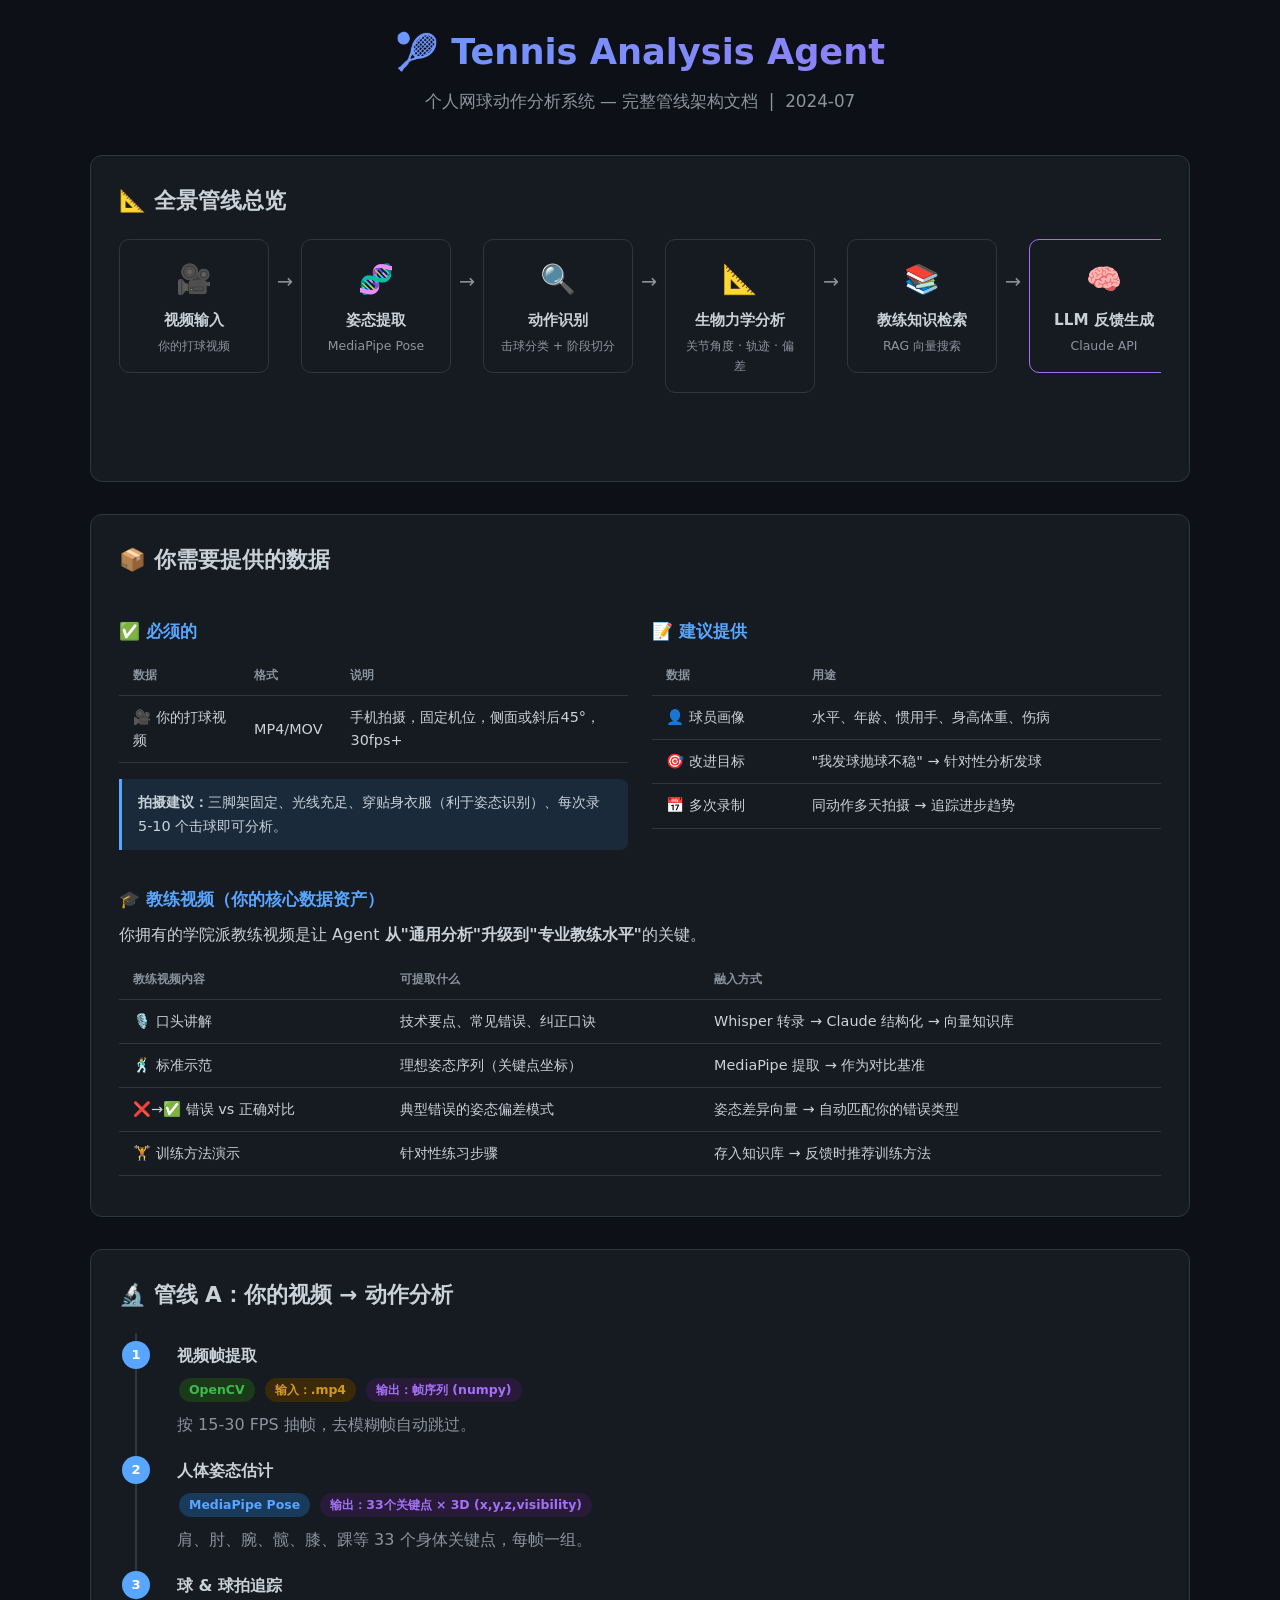
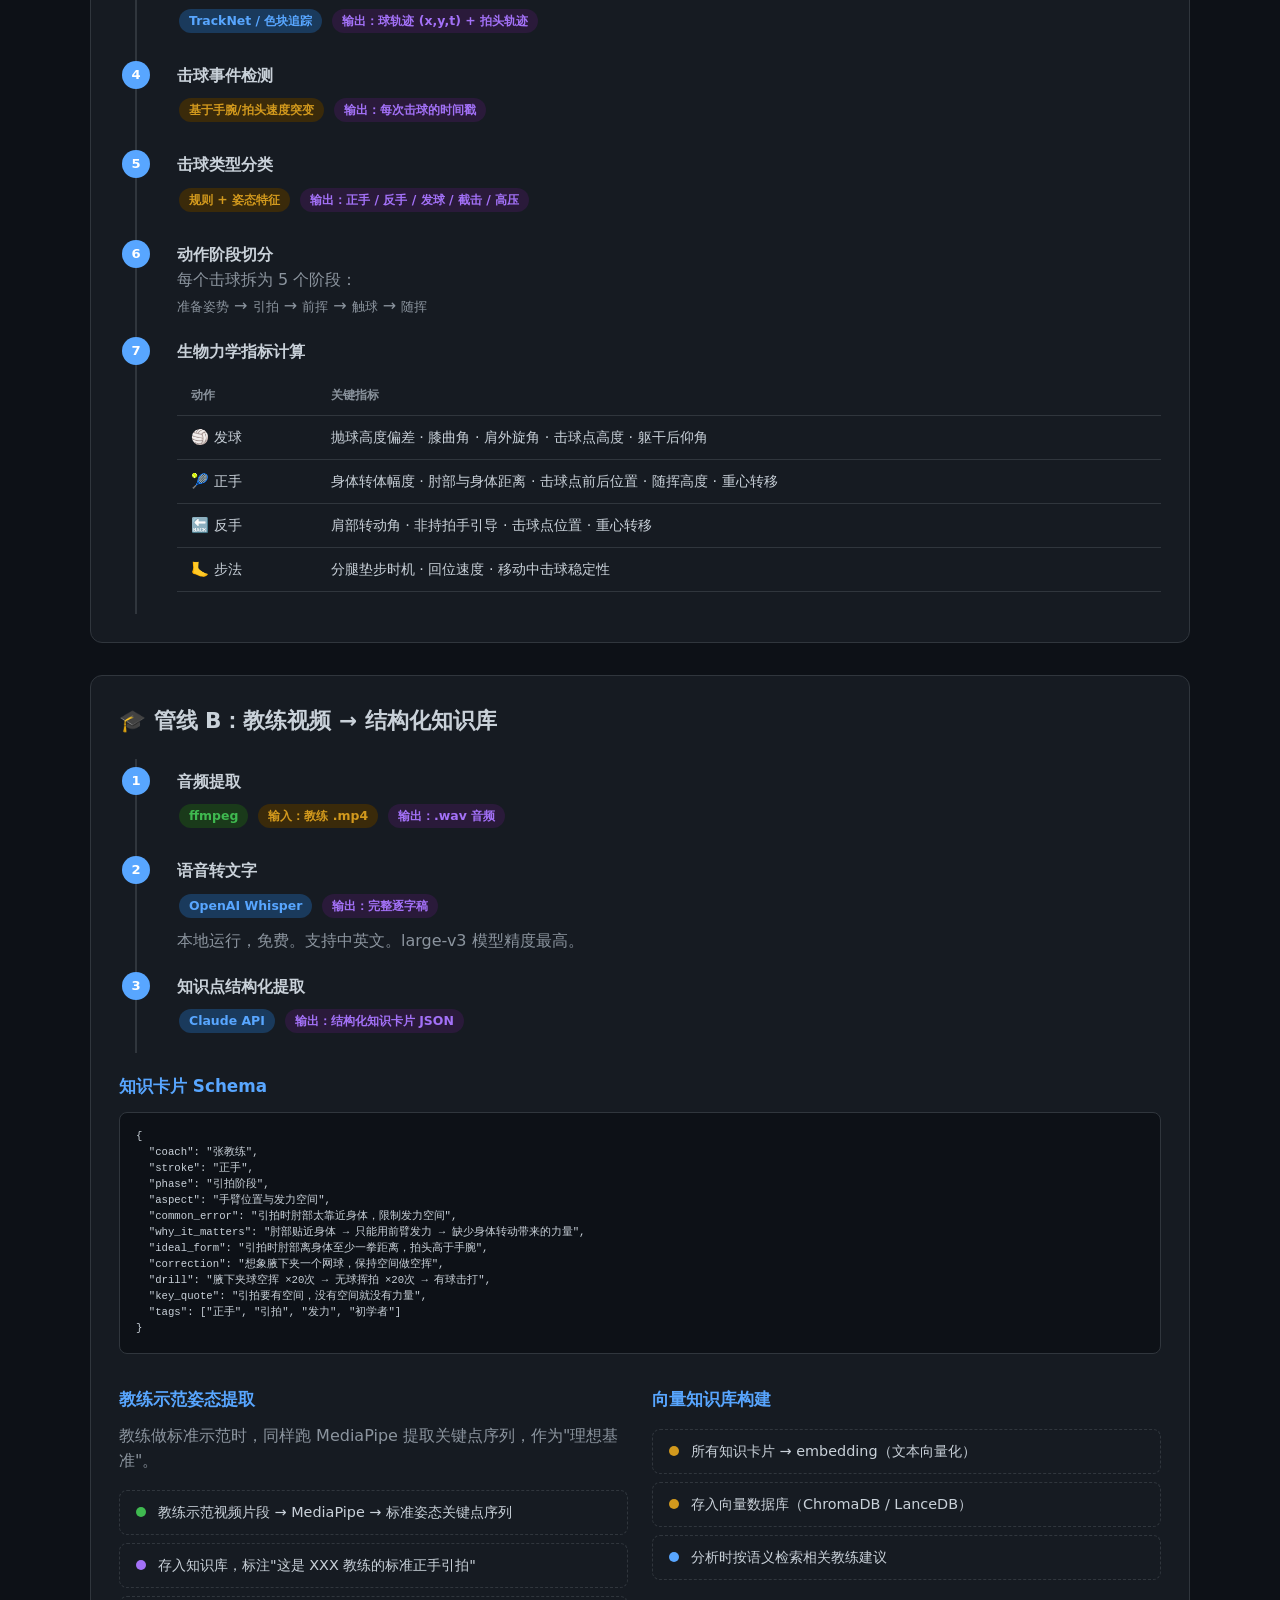
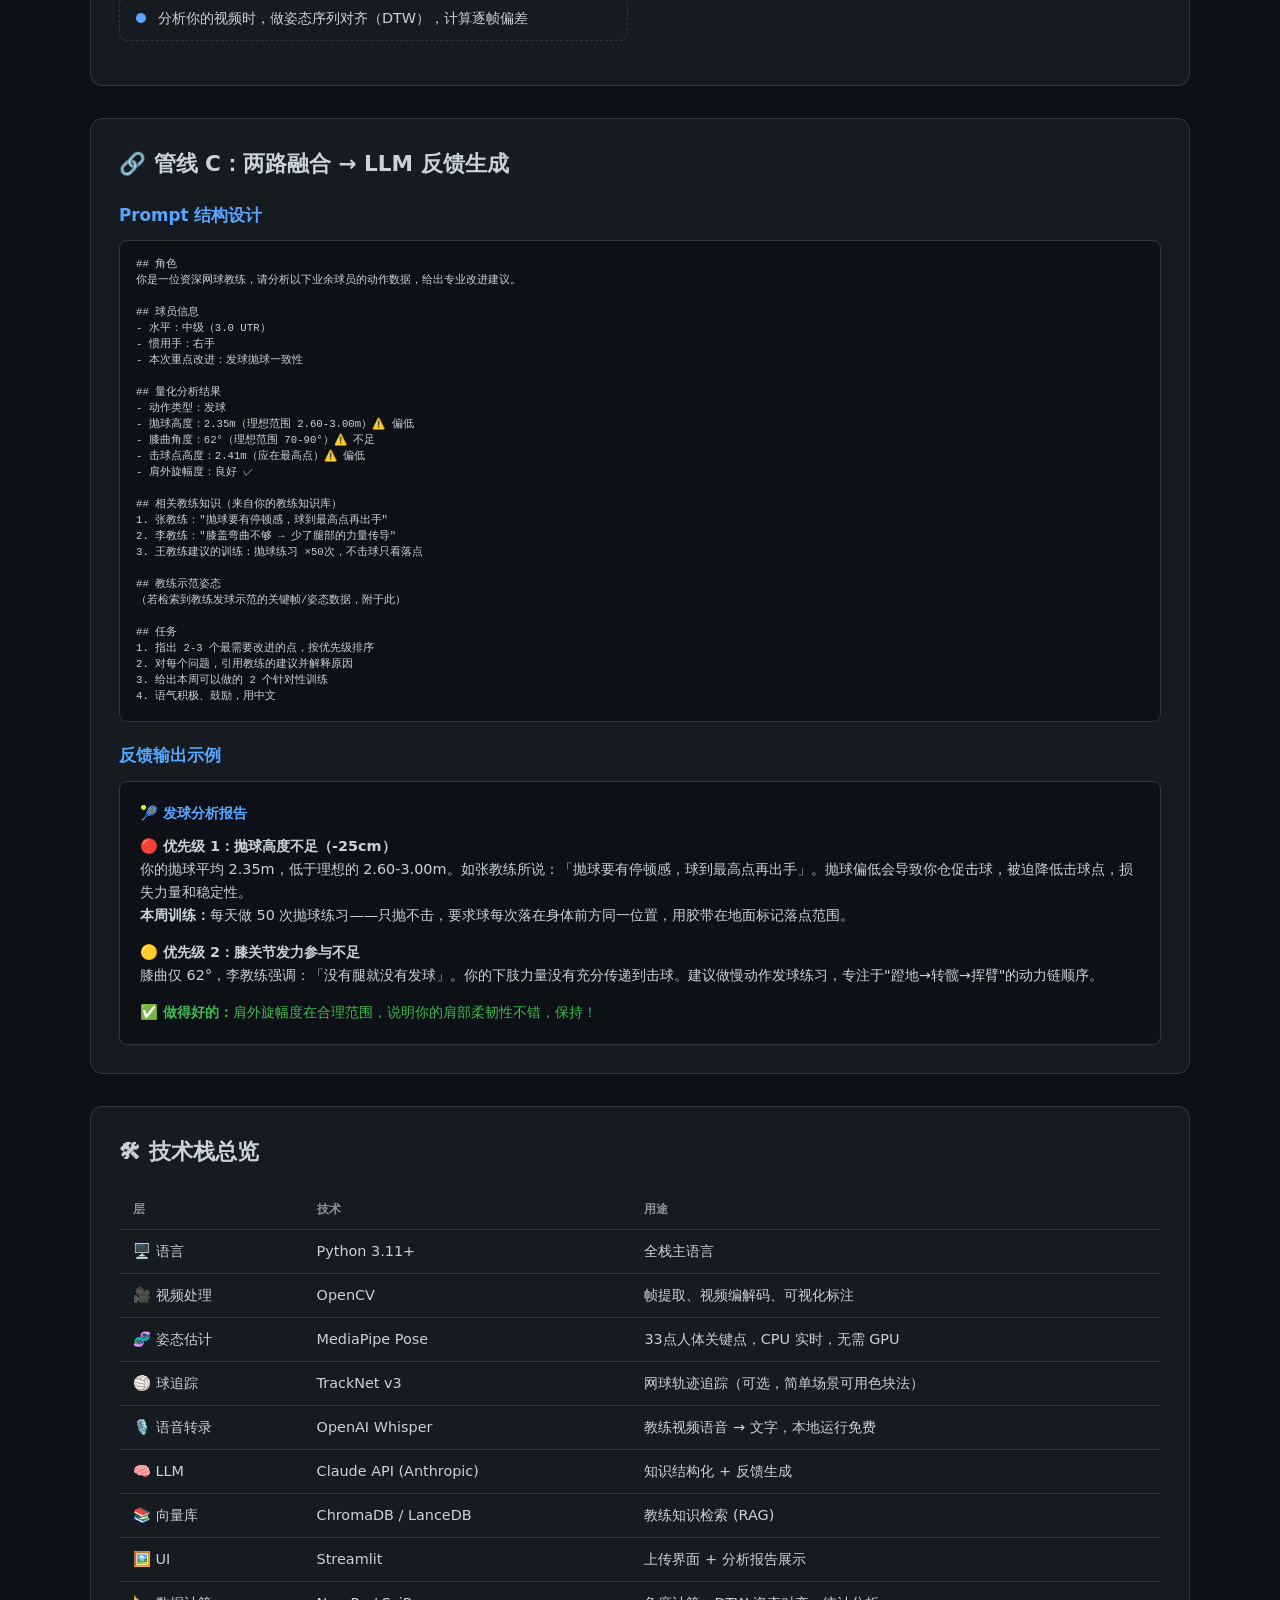
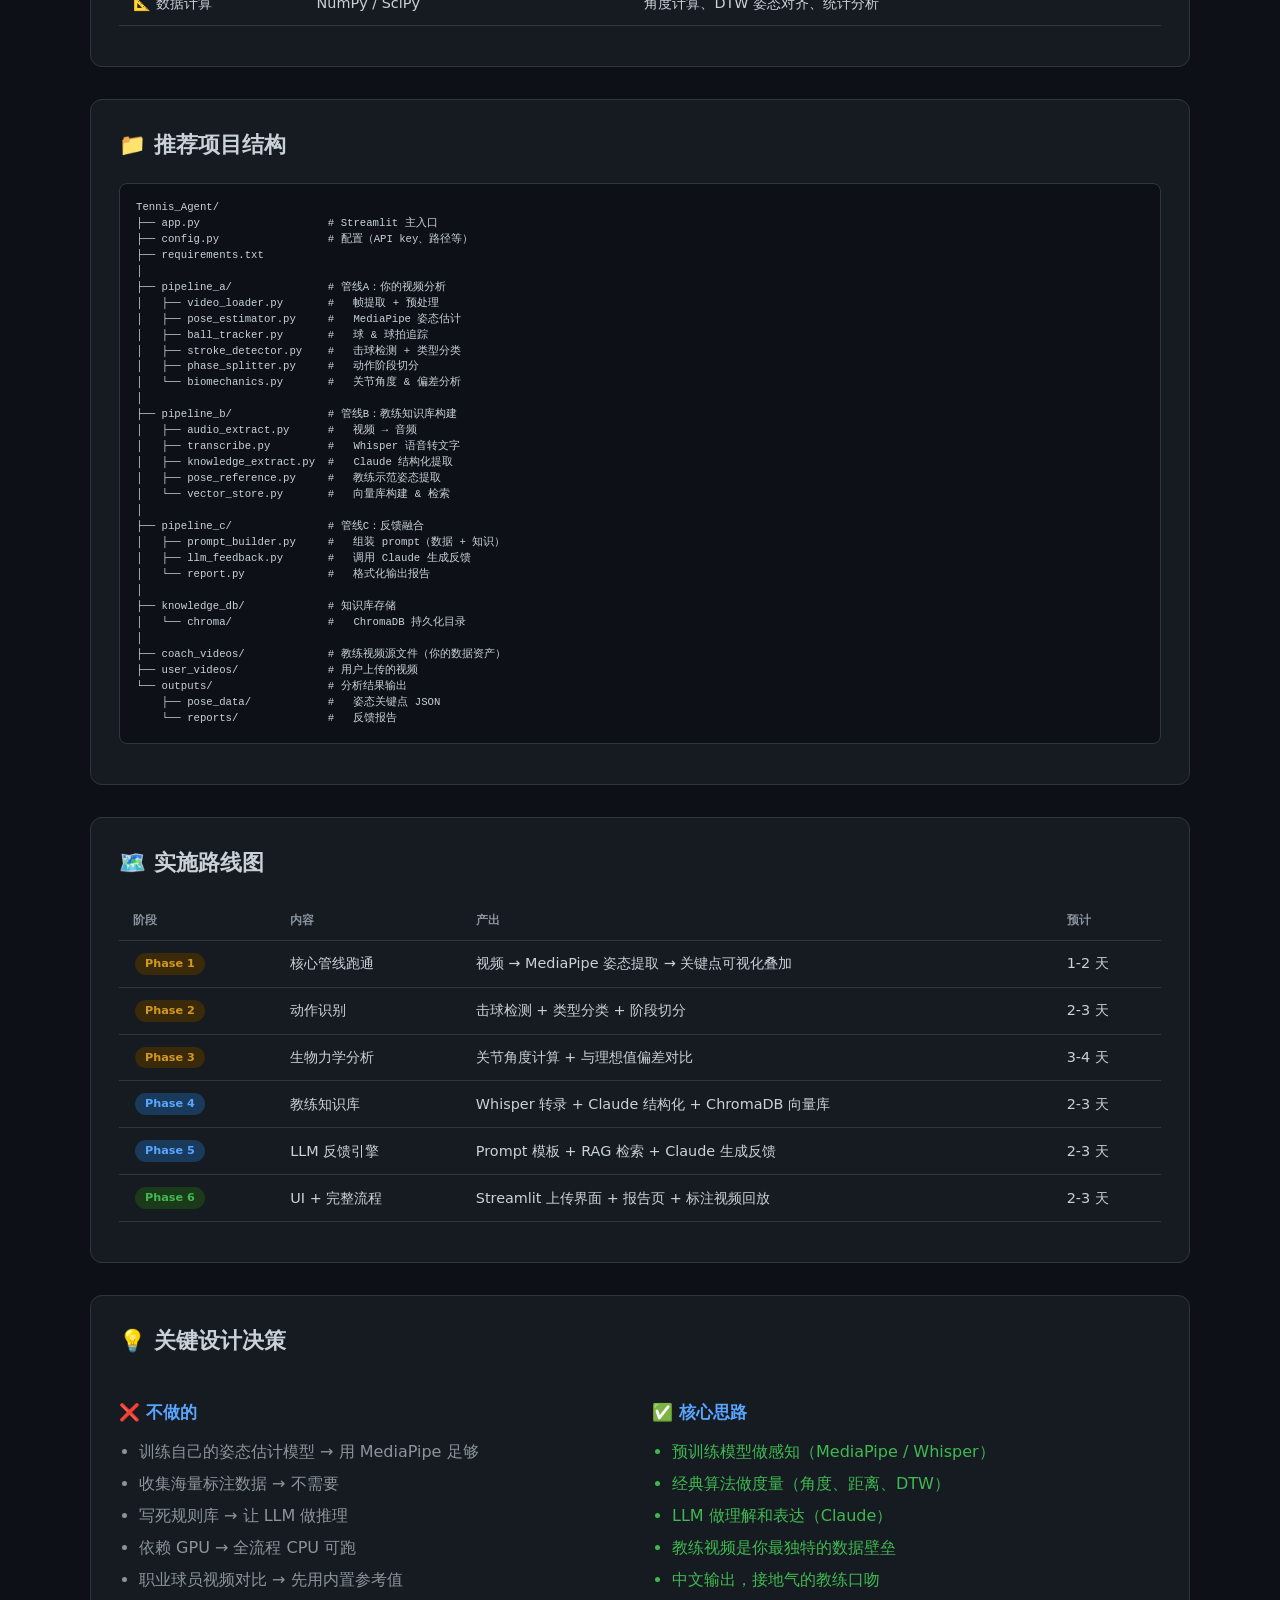
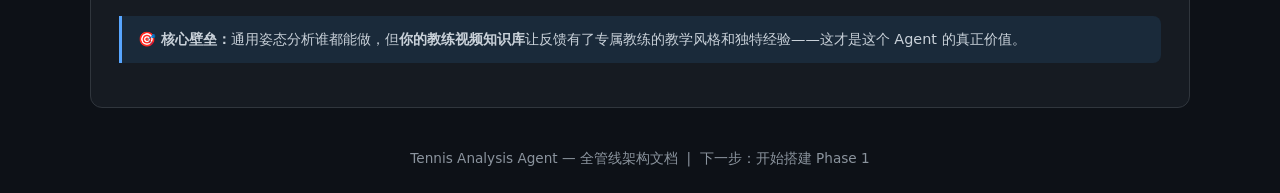
<file: pipeline.html>
<!DOCTYPE html>
<html lang="zh-CN">
<head>
<meta charset="UTF-8">
<meta name="viewport" content="width=device-width, initial-scale=1.0">
<title>🎾 Tennis Analysis Agent — 全管线架构</title>
<style>
  :root {
    --bg: #0d1117;
    --card: #161b22;
    --border: #30363d;
    --text: #c9d1d9;
    --muted: #8b949e;
    --accent: #58a6ff;
    --green: #3fb950;
    --orange: #d2991d;
    --purple: #a371f7;
    --red: #f85149;
    --pink: #db61a2;
  }
  * { margin: 0; padding: 0; box-sizing: border-box; }
  body {
    font-family: -apple-system, BlinkMacSystemFont, 'Segoe UI', system-ui, sans-serif;
    background: var(--bg);
    color: var(--text);
    line-height: 1.6;
    padding: 24px;
  }
  .container { max-width: 1100px; margin: 0 auto; }
  h1 {
    text-align: center;
    font-size: 2.2em;
    margin-bottom: 8px;
    background: linear-gradient(135deg, #58a6ff, #a371f7);
    -webkit-background-clip: text;
    -webkit-text-fill-color: transparent;
  }
  .subtitle { text-align: center; color: var(--muted); margin-bottom: 40px; font-size: 1.05em; }

  /* Pipeline Row */
  .pipeline-row {
    display: flex;
    align-items: flex-start;
    gap: 0;
    margin-bottom: 48px;
    overflow-x: auto;
    padding-bottom: 12px;
  }
  .stage {
    flex: 1;
    min-width: 150px;
    background: var(--card);
    border: 1px solid var(--border);
    border-radius: 10px;
    padding: 16px;
    text-align: center;
    position: relative;
  }
  .stage .icon { font-size: 1.8em; margin-bottom: 6px; }
  .stage .title { font-weight: 700; font-size: 0.95em; margin-bottom: 4px; }
  .stage .tech { font-size: 0.78em; color: var(--muted); }
  .arrow {
    display: flex; align-items: center; justify-content: center;
    min-width: 32px; font-size: 1.2em; color: var(--muted); flex-shrink: 0;
    padding-top: 28px;
  }

  /* Section */
  .section {
    background: var(--card);
    border: 1px solid var(--border);
    border-radius: 12px;
    padding: 28px;
    margin-bottom: 32px;
  }
  .section h2 {
    font-size: 1.35em;
    margin-bottom: 20px;
    display: flex; align-items: center; gap: 10px;
  }
  .section h3 {
    font-size: 1.05em;
    margin: 20px 0 10px;
    color: var(--accent);
  }

  /* Two-column */
  .two-col { display: grid; grid-template-columns: 1fr 1fr; gap: 24px; }
  @media (max-width: 720px) { .two-col { grid-template-columns: 1fr; } }

  /* Tags */
  .tag {
    display: inline-block;
    padding: 2px 10px; border-radius: 20px;
    font-size: 0.78em; font-weight: 600;
    margin: 2px;
  }
  .tag-model { background: #1a3a5c; color: var(--accent); }
  .tag-lib { background: #1a3a1a; color: var(--green); }
  .tag-data { background: #3a2a0a; color: var(--orange); }
  .tag-output { background: #2a1a3a; color: var(--purple); }
  .tag-user { background: #3a1a2a; color: var(--pink); }

  /* Data flow diagram */
  .data-flow {
    display: flex; flex-direction: column; gap: 8px;
    margin: 16px 0;
  }
  .data-flow .node {
    display: flex; align-items: center; gap: 12px;
    padding: 10px 16px; border-radius: 8px;
    border: 1px dashed var(--border);
    font-size: 0.9em;
  }
  .data-flow .node .dot {
    width: 10px; height: 10px; border-radius: 50%; flex-shrink: 0;
  }

  /* Code */
  pre {
    background: #0d1117; border: 1px solid var(--border); border-radius: 8px;
    padding: 16px; overflow-x: auto; font-size: 0.82em; line-height: 1.5;
    margin: 12px 0;
  }

  /* Table */
  table { width: 100%; border-collapse: collapse; margin: 12px 0; font-size: 0.9em; }
  th, td { padding: 10px 14px; text-align: left; border-bottom: 1px solid var(--border); }
  th { color: var(--muted); font-weight: 600; font-size: 0.82em; text-transform: uppercase; }
  td .highlight { color: var(--accent); font-weight: 600; }

  /* Steps */
  .steps { counter-reset: step; list-style: none; }
  .steps li {
    counter-increment: step;
    padding: 10px 0 10px 40px;
    position: relative;
    border-left: 2px solid var(--border);
    margin-left: 16px;
  }
  .steps li::before {
    content: counter(step);
    position: absolute; left: -15px; top: 8px;
    width: 28px; height: 28px;
    background: var(--accent); color: #fff;
    border-radius: 50%; text-align: center; line-height: 28px;
    font-size: 0.82em; font-weight: 700;
  }

  hr { border: none; border-top: 1px solid var(--border); margin: 24px 0; }

  .badge-row { display: flex; flex-wrap: wrap; gap: 6px; margin: 8px 0; }
  .note {
    background: #1a2a3a; border-left: 3px solid var(--accent);
    padding: 12px 16px; border-radius: 0 8px 8px 0; margin: 16px 0; font-size: 0.9em;
  }
</style>
</head>
<body>
<div class="container">

<h1>🎾 Tennis Analysis Agent</h1>
<p class="subtitle">个人网球动作分析系统 — 完整管线架构文档 &nbsp;|&nbsp; 2024-07</p>

<!-- ====== OVERVIEW PIPELINE ====== -->
<div class="section">
  <h2>📐 全景管线总览</h2>
  <div class="pipeline-row">
    <div class="stage">
      <div class="icon">🎥</div>
      <div class="title">视频输入</div>
      <div class="tech">你的打球视频</div>
    </div>
    <div class="arrow">→</div>
    <div class="stage">
      <div class="icon">🧬</div>
      <div class="title">姿态提取</div>
      <div class="tech">MediaPipe Pose</div>
    </div>
    <div class="arrow">→</div>
    <div class="stage">
      <div class="icon">🔍</div>
      <div class="title">动作识别</div>
      <div class="tech">击球分类 + 阶段切分</div>
    </div>
    <div class="arrow">→</div>
    <div class="stage">
      <div class="icon">📐</div>
      <div class="title">生物力学分析</div>
      <div class="tech">关节角度 · 轨迹 · 偏差</div>
    </div>
    <div class="arrow">→</div>
    <div class="stage">
      <div class="icon">📚</div>
      <div class="title">教练知识检索</div>
      <div class="tech">RAG 向量搜索</div>
    </div>
    <div class="arrow">→</div>
    <div class="stage" style="border-color: var(--purple);">
      <div class="icon">🧠</div>
      <div class="title">LLM 反馈生成</div>
      <div class="tech">Claude API</div>
    </div>
    <div class="arrow">→</div>
    <div class="stage" style="border-color: var(--green);">
      <div class="icon">📊</div>
      <div class="title">报告输出</div>
      <div class="tech">文本 + 可视化标注</div>
    </div>
  </div>
</div>

<!-- ====== WHAT YOU NEED ====== -->
<div class="section">
  <h2>📦 你需要提供的数据</h2>

  <div class="two-col">
    <div>
      <h3>✅ 必须的</h3>
      <table>
        <tr><th>数据</th><th>格式</th><th>说明</th></tr>
        <tr><td>🎥 你的打球视频</td><td>MP4/MOV</td><td>手机拍摄，固定机位，侧面或斜后45°，30fps+</td></tr>
      </table>
      <div class="note">
        <strong>拍摄建议：</strong>三脚架固定、光线充足、穿贴身衣服（利于姿态识别）、每次录 5-10 个击球即可分析。
      </div>
    </div>
    <div>
      <h3>📝 建议提供</h3>
      <table>
        <tr><th>数据</th><th>用途</th></tr>
        <tr><td>👤 球员画像</td><td>水平、年龄、惯用手、身高体重、伤病</td></tr>
        <tr><td>🎯 改进目标</td><td>"我发球抛球不稳" → 针对性分析发球</td></tr>
        <tr><td>📅 多次录制</td><td>同动作多天拍摄 → 追踪进步趋势</td></tr>
      </table>
    </div>
  </div>

  <h3>🎓 教练视频（你的核心数据资产）</h3>
  <p>你拥有的学院派教练视频是让 Agent <strong>从"通用分析"升级到"专业教练水平"</strong>的关键。</p>
  <table>
    <tr><th>教练视频内容</th><th>可提取什么</th><th>融入方式</th></tr>
    <tr>
      <td>🎙️ 口头讲解</td>
      <td>技术要点、常见错误、纠正口诀</td>
      <td>Whisper 转录 → Claude 结构化 → 向量知识库</td>
    </tr>
    <tr>
      <td>🕺 标准示范</td>
      <td>理想姿态序列（关键点坐标）</td>
      <td>MediaPipe 提取 → 作为对比基准</td>
    </tr>
    <tr>
      <td>❌→✅ 错误 vs 正确对比</td>
      <td>典型错误的姿态偏差模式</td>
      <td>姿态差异向量 → 自动匹配你的错误类型</td>
    </tr>
    <tr>
      <td>🏋️ 训练方法演示</td>
      <td>针对性练习步骤</td>
      <td>存入知识库 → 反馈时推荐训练方法</td>
    </tr>
  </table>
</div>

<!-- ====== PIPELINE A: YOUR VIDEO ====== -->
<div class="section">
  <h2>🔬 管线 A：你的视频 → 动作分析</h2>

  <ol class="steps">
    <li>
      <strong>视频帧提取</strong>
      <div class="badge-row">
        <span class="tag tag-lib">OpenCV</span>
        <span class="tag tag-data">输入：.mp4</span>
        <span class="tag tag-output">输出：帧序列 (numpy)</span>
      </div>
      <p style="margin-top:6px;color:var(--muted)">按 15-30 FPS 抽帧，去模糊帧自动跳过。</p>
    </li>
    <li>
      <strong>人体姿态估计</strong>
      <div class="badge-row">
        <span class="tag tag-model">MediaPipe Pose</span>
        <span class="tag tag-output">输出：33个关键点 × 3D (x,y,z,visibility)</span>
      </div>
      <p style="margin-top:6px;color:var(--muted)">肩、肘、腕、髋、膝、踝等 33 个身体关键点，每帧一组。</p>
    </li>
    <li>
      <strong>球 & 球拍追踪</strong>
      <div class="badge-row">
        <span class="tag tag-model">TrackNet / 色块追踪</span>
        <span class="tag tag-output">输出：球轨迹 (x,y,t) + 拍头轨迹</span>
      </div>
    </li>
    <li>
      <strong>击球事件检测</strong>
      <div class="badge-row">
        <span class="tag tag-data">基于手腕/拍头速度突变</span>
        <span class="tag tag-output">输出：每次击球的时间戳</span>
      </div>
    </li>
    <li>
      <strong>击球类型分类</strong>
      <div class="badge-row">
        <span class="tag tag-data">规则 + 姿态特征</span>
        <span class="tag tag-output">输出：正手 / 反手 / 发球 / 截击 / 高压</span>
      </div>
    </li>
    <li>
      <strong>动作阶段切分</strong>
      <p style="color:var(--muted)">每个击球拆为 5 个阶段：<br>
      <code>准备姿势</code> → <code>引拍</code> → <code>前挥</code> → <code>触球</code> → <code>随挥</code></p>
    </li>
    <li>
      <strong>生物力学指标计算</strong>
      <table>
        <tr><th>动作</th><th>关键指标</th></tr>
        <tr><td>🏐 发球</td><td>抛球高度偏差 · 膝曲角 · 肩外旋角 · 击球点高度 · 躯干后仰角</td></tr>
        <tr><td>🎾 正手</td><td>身体转体幅度 · 肘部与身体距离 · 击球点前后位置 · 随挥高度 · 重心转移</td></tr>
        <tr><td>🔙 反手</td><td>肩部转动角 · 非持拍手引导 · 击球点位置 · 重心转移</td></tr>
        <tr><td>🦶 步法</td><td>分腿垫步时机 · 回位速度 · 移动中击球稳定性</td></tr>
      </table>
    </li>
  </ol>
</div>

<!-- ====== PIPELINE B: COACH KNOWLEDGE ====== -->
<div class="section">
  <h2>🎓 管线 B：教练视频 → 结构化知识库</h2>

  <ol class="steps">
    <li>
      <strong>音频提取</strong>
      <div class="badge-row">
        <span class="tag tag-lib">ffmpeg</span>
        <span class="tag tag-data">输入：教练 .mp4</span>
        <span class="tag tag-output">输出：.wav 音频</span>
      </div>
    </li>
    <li>
      <strong>语音转文字</strong>
      <div class="badge-row">
        <span class="tag tag-model">OpenAI Whisper</span>
        <span class="tag tag-output">输出：完整逐字稿</span>
      </div>
      <p style="margin-top:6px;color:var(--muted)">本地运行，免费。支持中英文。large-v3 模型精度最高。</p>
    </li>
    <li>
      <strong>知识点结构化提取</strong>
      <div class="badge-row">
        <span class="tag tag-model">Claude API</span>
        <span class="tag tag-output">输出：结构化知识卡片 JSON</span>
      </div>
    </li>
  </ol>

  <h3>知识卡片 Schema</h3>
  <pre>{
  "coach": "张教练",
  "stroke": "正手",
  "phase": "引拍阶段",
  "aspect": "手臂位置与发力空间",
  "common_error": "引拍时肘部太靠近身体，限制发力空间",
  "why_it_matters": "肘部贴近身体 → 只能用前臂发力 → 缺少身体转动带来的力量",
  "ideal_form": "引拍时肘部离身体至少一拳距离，拍头高于手腕",
  "correction": "想象腋下夹一个网球，保持空间做空挥",
  "drill": "腋下夹球空挥 ×20次 → 无球挥拍 ×20次 → 有球击打",
  "key_quote": "引拍要有空间，没有空间就没有力量",
  "tags": ["正手", "引拍", "发力", "初学者"]
}</pre>

  <div class="two-col">
    <div>
      <h3>教练示范姿态提取</h3>
      <p style="color:var(--muted)">教练做标准示范时，同样跑 MediaPipe 提取关键点序列，作为"理想基准"。</p>
      <div class="data-flow">
        <div class="node"><span class="dot" style="background:var(--green)"></span> 教练示范视频片段 → MediaPipe → 标准姿态关键点序列</div>
        <div class="node"><span class="dot" style="background:var(--purple)"></span> 存入知识库，标注"这是 XXX 教练的标准正手引拍"</div>
        <div class="node"><span class="dot" style="background:var(--accent)"></span> 分析你的视频时，做姿态序列对齐（DTW），计算逐帧偏差</div>
      </div>
    </div>
    <div>
      <h3>向量知识库构建</h3>
      <div class="data-flow">
        <div class="node"><span class="dot" style="background:var(--orange)"></span> 所有知识卡片 → embedding（文本向量化）</div>
        <div class="node"><span class="dot" style="background:var(--orange)"></span> 存入向量数据库（ChromaDB / LanceDB）</div>
        <div class="node"><span class="dot" style="background:var(--accent)"></span> 分析时按语义检索相关教练建议</div>
      </div>
    </div>
  </div>
</div>

<!-- ====== PIPELINE C: FUSION ====== -->
<div class="section">
  <h2>🔗 管线 C：两路融合 → LLM 反馈生成</h2>

  <h3>Prompt 结构设计</h3>
  <pre>## 角色
你是一位资深网球教练，请分析以下业余球员的动作数据，给出专业改进建议。

## 球员信息
- 水平：中级（3.0 UTR）
- 惯用手：右手
- 本次重点改进：发球抛球一致性

## 量化分析结果
- 动作类型：发球
- 抛球高度：2.35m（理想范围 2.60-3.00m）⚠️ 偏低
- 膝曲角度：62°（理想范围 70-90°）⚠️ 不足
- 击球点高度：2.41m（应在最高点）⚠️ 偏低
- 肩外旋幅度：良好 ✓

## 相关教练知识（来自你的教练知识库）
1. 张教练："抛球要有停顿感，球到最高点再出手"
2. 李教练："膝盖弯曲不够 → 少了腿部的力量传导"
3. 王教练建议的训练：抛球练习 ×50次，不击球只看落点

## 教练示范姿态
（若检索到教练发球示范的关键帧/姿态数据，附于此）

## 任务
1. 指出 2-3 个最需要改进的点，按优先级排序
2. 对每个问题，引用教练的建议并解释原因
3. 给出本周可以做的 2 个针对性训练
4. 语气积极、鼓励，用中文</pre>

  <h3>反馈输出示例</h3>
  <div style="background:#0d1117;border:1px solid var(--border);border-radius:8px;padding:20px;margin-top:12px;font-size:0.9em;">
    <p style="color:var(--accent);font-weight:700;margin-bottom:10px;">🎾 发球分析报告</p>

    <p><strong>🔴 优先级 1：抛球高度不足（-25cm）</strong></p>
    <p>你的抛球平均 2.35m，低于理想的 2.60-3.00m。如张教练所说：「抛球要有停顿感，球到最高点再出手」。抛球偏低会导致你仓促击球，被迫降低击球点，损失力量和稳定性。</p>
    <p><strong>本周训练：</strong>每天做 50 次抛球练习——只抛不击，要求球每次落在身体前方同一位置，用胶带在地面标记落点范围。</p>

    <p style="margin-top:14px;"><strong>🟡 优先级 2：膝关节发力参与不足</strong></p>
    <p>膝曲仅 62°，李教练强调：「没有腿就没有发球」。你的下肢力量没有充分传递到击球。建议做慢动作发球练习，专注于"蹬地→转髋→挥臂"的动力链顺序。</p>

    <p style="margin-top:14px;color:var(--green);"><strong>✅ 做得好的：</strong>肩外旋幅度在合理范围，说明你的肩部柔韧性不错，保持！</p>
  </div>
</div>

<!-- ====== TECH STACK ====== -->
<div class="section">
  <h2>🛠 技术栈总览</h2>

  <table>
    <tr><th>层</th><th>技术</th><th>用途</th></tr>
    <tr><td>🖥️ 语言</td><td class="highlight">Python 3.11+</td><td>全栈主语言</td></tr>
    <tr><td>🎥 视频处理</td><td class="highlight">OpenCV</td><td>帧提取、视频编解码、可视化标注</td></tr>
    <tr><td>🧬 姿态估计</td><td class="highlight">MediaPipe Pose</td><td>33点人体关键点，CPU 实时，无需 GPU</td></tr>
    <tr><td>🏐 球追踪</td><td class="highlight">TrackNet v3</td><td>网球轨迹追踪（可选，简单场景可用色块法）</td></tr>
    <tr><td>🎙️ 语音转录</td><td class="highlight">OpenAI Whisper</td><td>教练视频语音 → 文字，本地运行免费</td></tr>
    <tr><td>🧠 LLM</td><td class="highlight">Claude API (Anthropic)</td><td>知识结构化 + 反馈生成</td></tr>
    <tr><td>📚 向量库</td><td class="highlight">ChromaDB / LanceDB</td><td>教练知识检索 (RAG)</td></tr>
    <tr><td>🖼️ UI</td><td class="highlight">Streamlit</td><td>上传界面 + 分析报告展示</td></tr>
    <tr><td>📐 数据计算</td><td class="highlight">NumPy / SciPy</td><td>角度计算、DTW 姿态对齐、统计分析</td></tr>
  </table>
</div>

<!-- ====== PROJECT STRUCTURE ====== -->
<div class="section">
  <h2>📁 推荐项目结构</h2>
  <pre>Tennis_Agent/
├── app.py                    # Streamlit 主入口
├── config.py                 # 配置（API key、路径等）
├── requirements.txt
│
├── pipeline_a/               # 管线A：你的视频分析
│   ├── video_loader.py       #   帧提取 + 预处理
│   ├── pose_estimator.py     #   MediaPipe 姿态估计
│   ├── ball_tracker.py       #   球 & 球拍追踪
│   ├── stroke_detector.py    #   击球检测 + 类型分类
│   ├── phase_splitter.py     #   动作阶段切分
│   └── biomechanics.py       #   关节角度 & 偏差分析
│
├── pipeline_b/               # 管线B：教练知识库构建
│   ├── audio_extract.py      #   视频 → 音频
│   ├── transcribe.py         #   Whisper 语音转文字
│   ├── knowledge_extract.py  #   Claude 结构化提取
│   ├── pose_reference.py     #   教练示范姿态提取
│   └── vector_store.py       #   向量库构建 & 检索
│
├── pipeline_c/               # 管线C：反馈融合
│   ├── prompt_builder.py     #   组装 prompt（数据 + 知识）
│   ├── llm_feedback.py       #   调用 Claude 生成反馈
│   └── report.py             #   格式化输出报告
│
├── knowledge_db/             # 知识库存储
│   └── chroma/               #   ChromaDB 持久化目录
│
├── coach_videos/             # 教练视频源文件（你的数据资产）
├── user_videos/              # 用户上传的视频
└── outputs/                  # 分析结果输出
    ├── pose_data/            #   姿态关键点 JSON
    └── reports/              #   反馈报告</pre>
</div>

<!-- ====== ROADMAP ====== -->
<div class="section">
  <h2>🗺️ 实施路线图</h2>

  <table>
    <tr><th>阶段</th><th>内容</th><th>产出</th><th>预计</th></tr>
    <tr>
      <td><span class="tag tag-data">Phase 1</span></td>
      <td>核心管线跑通</td>
      <td>视频 → MediaPipe 姿态提取 → 关键点可视化叠加</td>
      <td>1-2 天</td>
    </tr>
    <tr>
      <td><span class="tag tag-data">Phase 2</span></td>
      <td>动作识别</td>
      <td>击球检测 + 类型分类 + 阶段切分</td>
      <td>2-3 天</td>
    </tr>
    <tr>
      <td><span class="tag tag-data">Phase 3</span></td>
      <td>生物力学分析</td>
      <td>关节角度计算 + 与理想值偏差对比</td>
      <td>3-4 天</td>
    </tr>
    <tr>
      <td><span class="tag tag-model">Phase 4</span></td>
      <td>教练知识库</td>
      <td>Whisper 转录 + Claude 结构化 + ChromaDB 向量库</td>
      <td>2-3 天</td>
    </tr>
    <tr>
      <td><span class="tag tag-model">Phase 5</span></td>
      <td>LLM 反馈引擎</td>
      <td>Prompt 模板 + RAG 检索 + Claude 生成反馈</td>
      <td>2-3 天</td>
    </tr>
    <tr>
      <td><span class="tag tag-lib">Phase 6</span></td>
      <td>UI + 完整流程</td>
      <td>Streamlit 上传界面 + 报告页 + 标注视频回放</td>
      <td>2-3 天</td>
    </tr>
  </table>
</div>

<!-- ====== KEY DESIGN DECISIONS ====== -->
<div class="section">
  <h2>💡 关键设计决策</h2>

  <div class="two-col">
    <div>
      <h3>❌ 不做的</h3>
      <ul style="color:var(--muted);padding-left:20px;line-height:2;">
        <li>训练自己的姿态估计模型 → 用 MediaPipe 足够</li>
        <li>收集海量标注数据 → 不需要</li>
        <li>写死规则库 → 让 LLM 做推理</li>
        <li>依赖 GPU → 全流程 CPU 可跑</li>
        <li>职业球员视频对比 → 先用内置参考值</li>
      </ul>
    </div>
    <div>
      <h3>✅ 核心思路</h3>
      <ul style="color:var(--green);padding-left:20px;line-height:2;">
        <li>预训练模型做感知（MediaPipe / Whisper）</li>
        <li>经典算法做度量（角度、距离、DTW）</li>
        <li>LLM 做理解和表达（Claude）</li>
        <li>教练视频是你最独特的数据壁垒</li>
        <li>中文输出，接地气的教练口吻</li>
      </ul>
    </div>
  </div>

  <div class="note" style="margin-top:20px;">
    <strong>🎯 核心壁垒：</strong>通用姿态分析谁都能做，但<strong>你的教练视频知识库</strong>让反馈有了专属教练的教学风格和独特经验——这才是这个 Agent 的真正价值。
  </div>
</div>

<p style="text-align:center;color:var(--muted);margin-top:40px;font-size:0.85em;">
  Tennis Analysis Agent — 全管线架构文档 &nbsp;|&nbsp; 下一步：开始搭建 Phase 1
</p>

</div>
</body>
</html>
</file>
